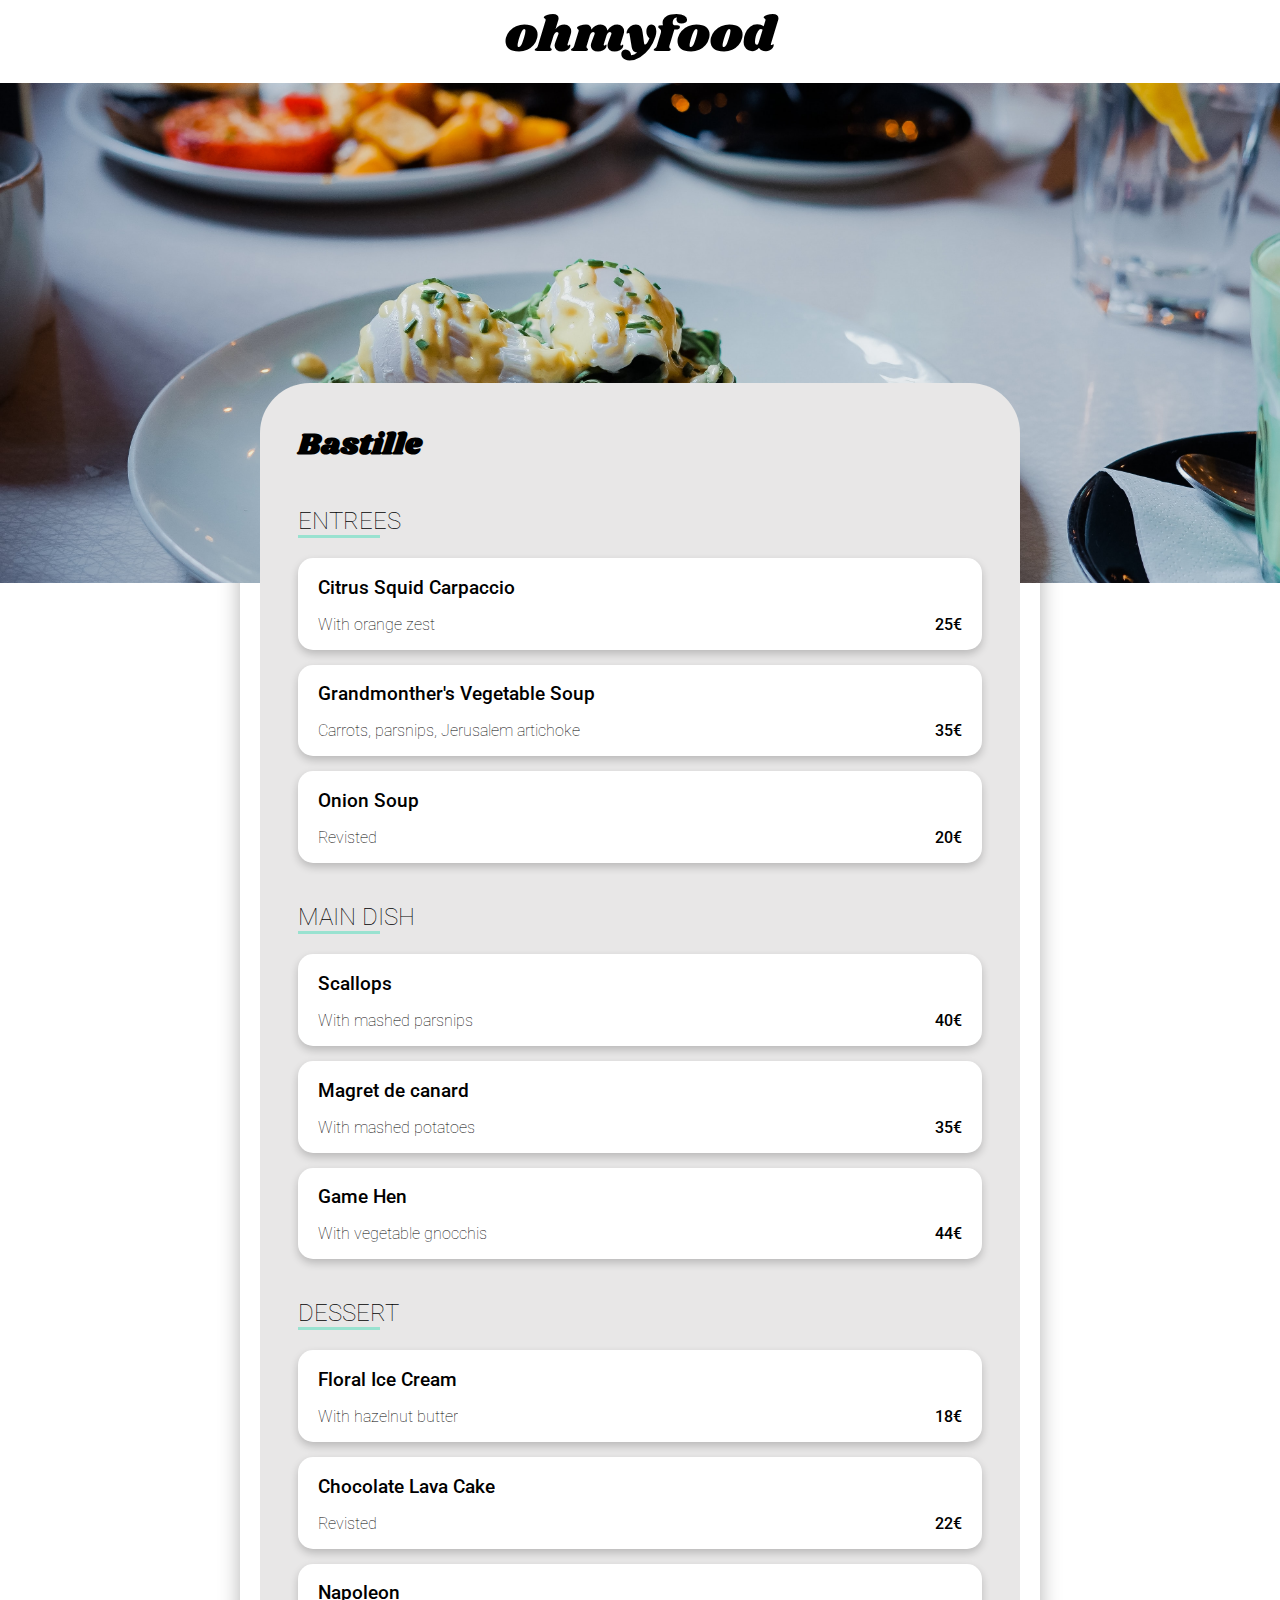
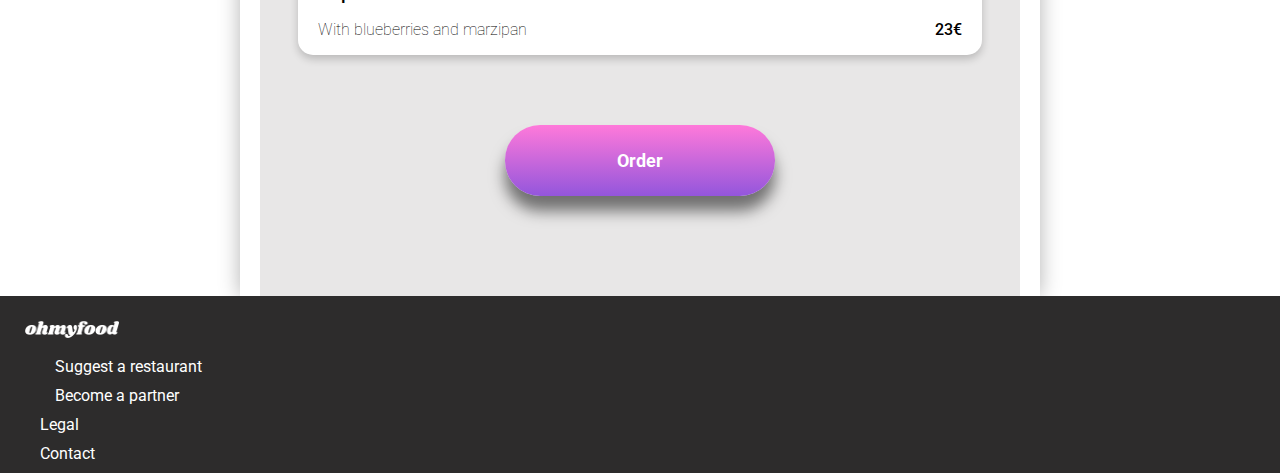
<file: bastille.html>
<!DOCTYPE html>
<html lang="en">

<head>
    <meta charset="UTF-8">
    <meta http-equiv="X-UA-Compatible" content="IE=edge">
    <meta name="viewport" content="width=device-width, initial-scale=1.0">
    <link rel="stylesheet" href="./css/menu.css">
    <link rel="stylesheet" href="./css/global.css">
    <link rel="preconnect" href="https://fonts.googleapis.com">
    <link rel="preconnect" href="https://fonts.gstatic.com" crossorigin>
    <link href="https://fonts.googleapis.com/css2?family=Raleway:wght@300;400;600&family=Roboto&display=swap"
        rel="stylesheet">
    <link rel="preconnect" href="https://fonts.googleapis.com">
    <link rel="preconnect" href="https://fonts.gstatic.com" crossorigin>
    <link href="https://fonts.googleapis.com/css2?family=Roboto:wght@100;400;500;700&family=Shrikhand&display=swap"
        rel="stylesheet">
    <link rel="preconnect" href="https://fonts.googleapis.com">
    <link rel="preconnect" href="https://fonts.gstatic.com" crossorigin>
    <link
        href="https://fonts.googleapis.com/css2?family=Raleway:wght@300;400;600&family=Roboto&family=Shrikhand&display=swap"
        rel="stylesheet">
    <link rel="stylesheet" href="https://cdnjs.cloudflare.com/ajax/libs/font-awesome/6.3.0/css/all.min.css"
        integrity="sha512-SzlrxWUlpfuzQ+pcUCosxcglQRNAq/DZjVsC0lE40xsADsfeQoEypE+enwcOiGjk/bSuGGKHEyjSoQ1zVisanQ=="
        crossorigin="anonymous" referrerpolicy="no-referrer">
    <title>Menu Page</title>
</head>

<body>
    <nav class="nav">
        <div class="header-container">
            <a href="./index.html"><i class="fa-solid fa-arrow-left back-arrow"></i></a>
            <a class="nav-logo">ohmyfood</a>
        </div>
    </nav>


    <section class="image-section">
        <img src="./images/restaurants/bastille.jpg" alt="">
    </section>

    <div class="contain shadow">
          <section class="menu-section">

        <div class="menu-header">
            <h1>Bastille</h1>
            <i class="fa-regular fa-heart heart-icon"></i>

        </div>

        <div class="category-container">
            <h2>ENTREES</h2>

            <div class="card fade-1">
                <div class="card-left">
                  <h3 class="menu-item-heading">Citrus Squid Carpaccio</h3>
                  <p class="menu-item-extra">With orange zest</p>
                </div>
                <p class="price-text">25€</p>
        
              <div class="box">
                <i class="fa-solid fa-circle-check tick"></i>
              </div>
            </div>

            <div class="card fade-2">
                <div class="card-left">
                  <h3 class="menu-item-heading">Grandmonther's Vegetable Soup</h3>
                  <p class="menu-item-extra">Carrots, parsnips, Jerusalem artichoke</p>
                </div>
                <p class="price-text">35€</p>
        
              <div class="box">
                <i class="fa-solid fa-circle-check tick"></i>
              </div>
            </div>

            <div class="card fade-3">
                <div class="card-left">
                  <h3 class="menu-item-heading">Onion Soup</h3>
                  <p class="menu-item-extra">Revisted</p>
                </div>
                <p class="price-text">20€</p>
        
              <div class="box">
                <i class="fa-solid fa-circle-check tick"></i>
              </div>
            </div>
      </div>


            <div class="category-container">
                <h2>MAIN DISH</h2>

                <div class="card fade-1">
                    <div class="card-left">
                      <h3 class="menu-item-heading">Scallops</h3>
                      <p class="menu-item-extra">With mashed parsnips</p>
                    </div>
                    <p class="price-text">40€</p>
            
                  <div class="box">
                    <i class="fa-solid fa-circle-check tick"></i>
                  </div>
                </div>
  
                <div class="card fade-2">
                    <div class="card-left">
                      <h3 class="menu-item-heading">Magret de canard</h3>
                      <p class="menu-item-extra">With mashed potatoes</p>
                    </div>
                    <p class="price-text">35€</p>
            
                  <div class="box">
                    <i class="fa-solid fa-circle-check tick"></i>
                  </div>
                </div>
  
                <div class="card fade-3">
                    <div class="card-left">
                      <h3 class="menu-item-heading">Game Hen</h3>
                      <p class="menu-item-extra">With vegetable gnocchis</p>
                    </div>
                    <p class="price-text">44€</p>
            
                  <div class="box">
                    <i class="fa-solid fa-circle-check tick"></i>
                  </div>
                </div>
          </div>
  
                <div class="category-container">
                    <h2>DESSERT</h2>

                    <div class="card fade-1">
                        <div class="card-left">
                          <h3 class="menu-item-heading">Floral Ice Cream</h3>
                          <p class="menu-item-extra">With hazelnut butter</p>
                        </div>
                        <p class="price-text">18€</p>
                
                      <div class="box">
                        <i class="fa-solid fa-circle-check tick"></i>
                      </div>
                    </div>
      
                    <div class="card fade-2">
                        <div class="card-left">
                          <h3 class="menu-item-heading">Chocolate Lava Cake</h3>
                          <p class="menu-item-extra">Revisted</p>
                        </div>
                        <p class="price-text">22€</p>
                
                      <div class="box">
                        <i class="fa-solid fa-circle-check tick"></i>
                      </div>
                    </div>
      
                    <div class="card fade-3">
                        <div class="card-left">
                          <h3 class="menu-item-heading">Napoleon</h3>
                          <p class="menu-item-extra">With blueberries and marzipan</p>
                        </div>
                        <p class="price-text">23€</p>
                
                      <div class="box">
                        <i class="fa-solid fa-circle-check tick"></i>
                      </div>
                    </div>
              </div>
      

                    <span class="order-button-container">
                        <button class="purp-btn order-button"><strong>Order</strong></button>
                    </span>

    </section>
    </div>

    <footer>
        <a href="#"><img src="./images/logo/ohmyfood.png" alt="" class="footer-logo"></a>
        <div class="list">
            <ul class="unstyled-list">
                <li><a href=""><i class="fa-solid fa-utensils footer-icon"></i>Suggest a restaurant</a></li>
                <li><a href=""><i class="fa-regular fa-handshake footer-icon"></i>Become a partner</a></li>
                <li><a href="">Legal</a></li>
                <li><a href="mailto:ohmyfood@myfood.com">Contact</a></li>
            </ul>
        </div>
    </footer>

</body>

</html>
</file>
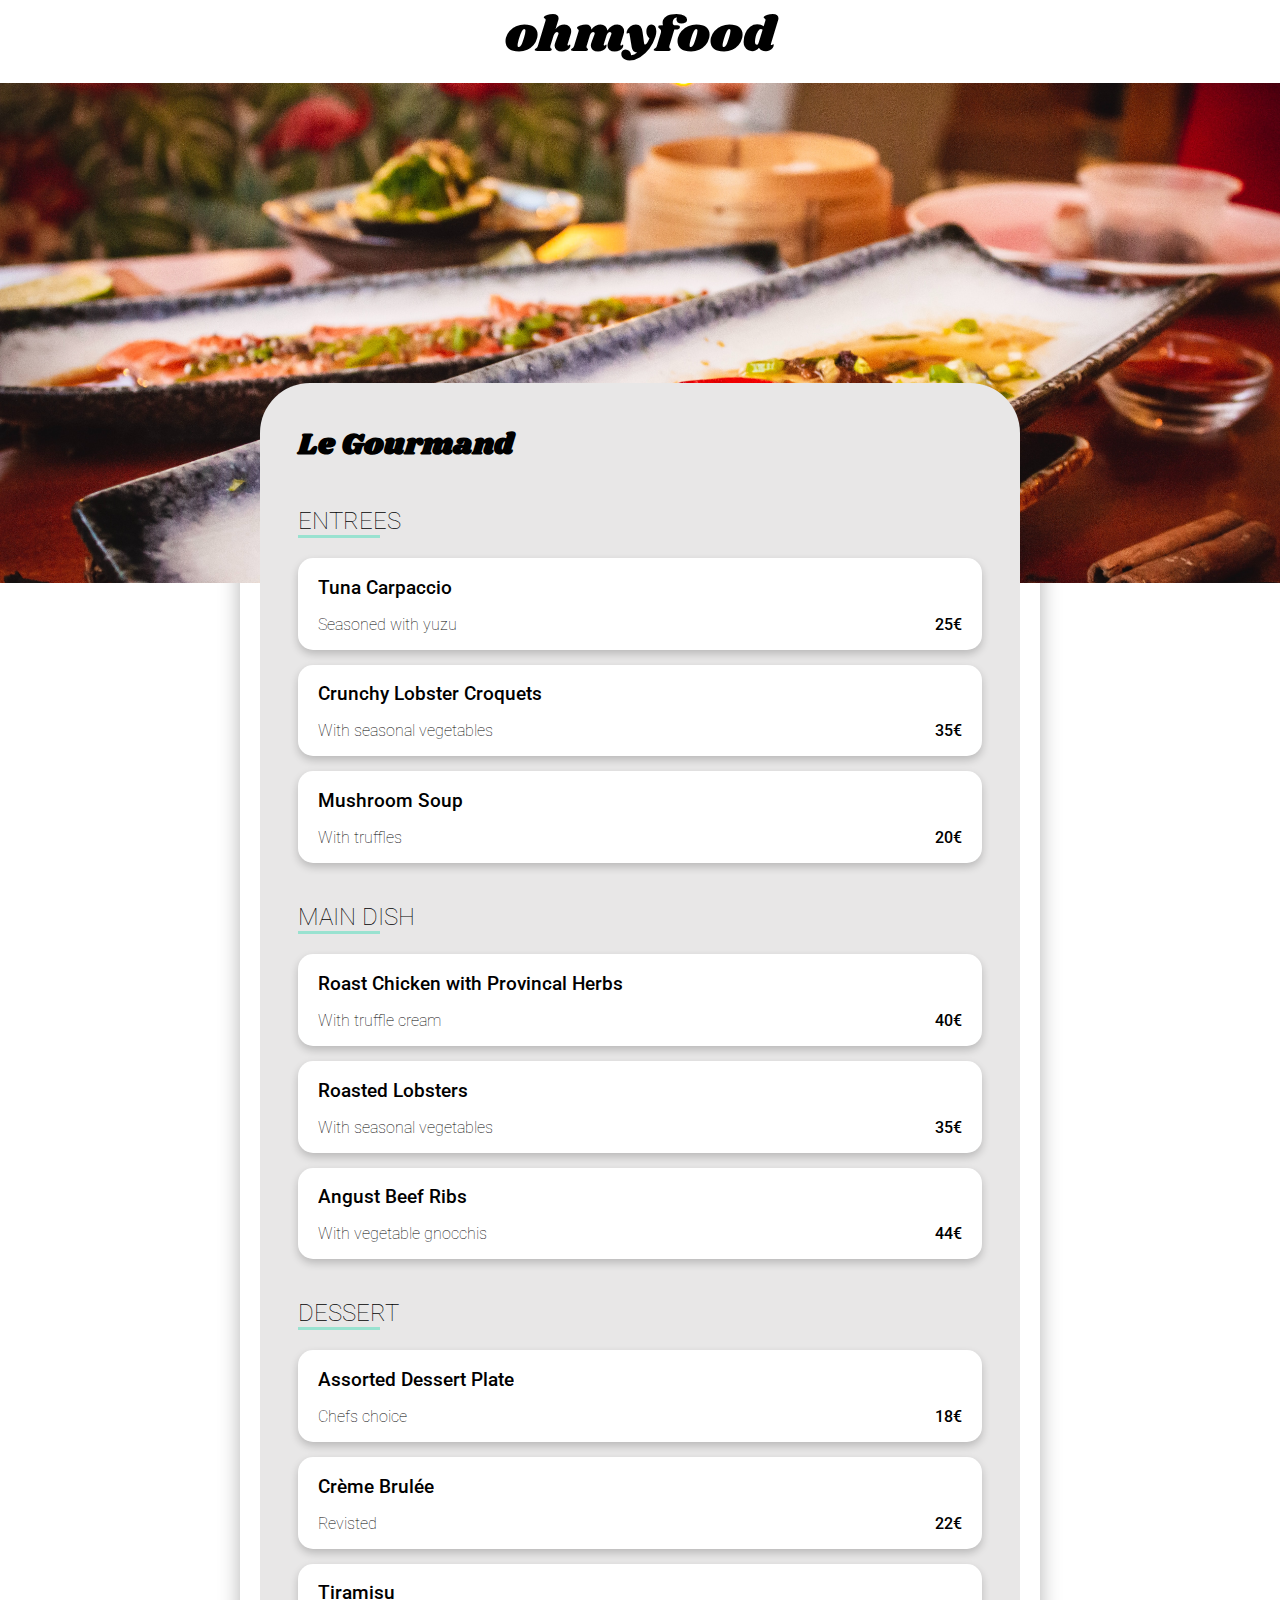
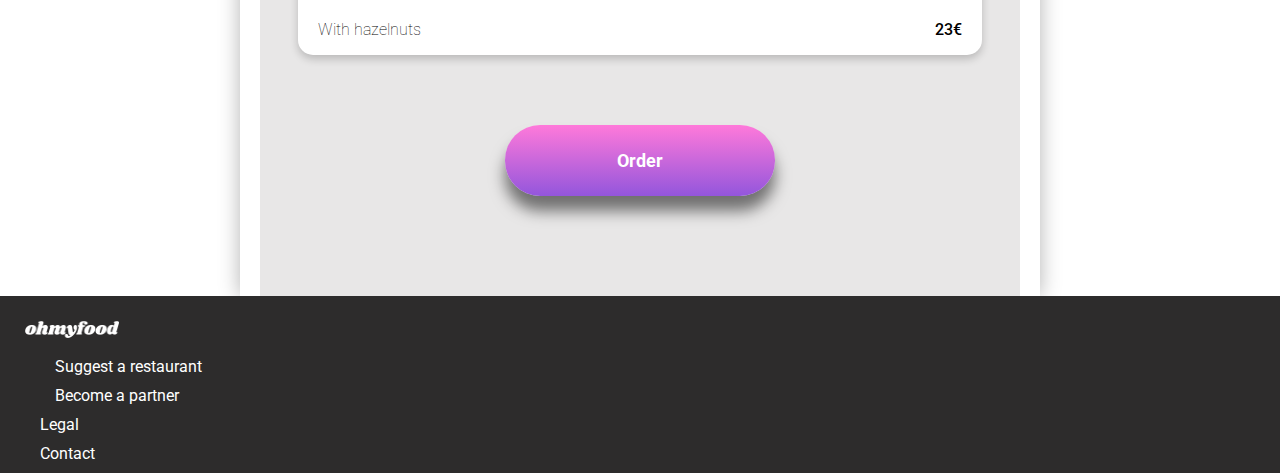
<file: le-gourmand.html>
<!DOCTYPE html>
<html lang="en">

<head>
    <meta charset="UTF-8">
    <meta http-equiv="X-UA-Compatible" content="IE=edge">
    <meta name="viewport" content="width=device-width, initial-scale=1.0">
    <link rel="stylesheet" href="./css/menu.css">
    <link rel="stylesheet" href="./css/global.css">
    <link rel="preconnect" href="https://fonts.googleapis.com">
    <link rel="preconnect" href="https://fonts.gstatic.com" crossorigin>
    <link href="https://fonts.googleapis.com/css2?family=Raleway:wght@300;400;600&family=Roboto&display=swap"
        rel="stylesheet">
    <link rel="preconnect" href="https://fonts.googleapis.com">
    <link rel="preconnect" href="https://fonts.gstatic.com" crossorigin>
    <link href="https://fonts.googleapis.com/css2?family=Roboto:wght@100;400;500;700&family=Shrikhand&display=swap"
        rel="stylesheet">
    <link rel="preconnect" href="https://fonts.googleapis.com">
    <link rel="preconnect" href="https://fonts.gstatic.com" crossorigin>
    <link
        href="https://fonts.googleapis.com/css2?family=Raleway:wght@300;400;600&family=Roboto&family=Shrikhand&display=swap"
        rel="stylesheet">
    <link rel="stylesheet" href="https://cdnjs.cloudflare.com/ajax/libs/font-awesome/6.3.0/css/all.min.css"
        integrity="sha512-SzlrxWUlpfuzQ+pcUCosxcglQRNAq/DZjVsC0lE40xsADsfeQoEypE+enwcOiGjk/bSuGGKHEyjSoQ1zVisanQ=="
        crossorigin="anonymous" referrerpolicy="no-referrer">
    <title>Menu Page</title>
</head>

<body>
    <nav class="nav">
        <div class="header-container">
            <a href="./index.html"><i class="fa-solid fa-arrow-left back-arrow"></i></a>
        <a class="nav-logo">ohmyfood</a> 
        </div>
    </nav>


    <section class="image-section">
        <img src="./images/restaurants/le-gourmand.jpg" alt="">
    </section>

    <div class="contain shadow">
        <section class="menu-section">

        <div class="menu-header">
            <h1>Le Gourmand</h1>
            <i class="fa-regular fa-heart heart-icon"></i>

        </div>

        <div class="category-container">
            <h2>ENTREES</h2>

            <div class="card fade-1">
              <div class="card-left">
                <h3 class="menu-item-heading">Tuna Carpaccio</h3>
                <p class="menu-item-extra">Seasoned with yuzu</p>
              </div>
              <p class="price-text">25€</p>
      
            <div class="box">
              <i class="fa-solid fa-circle-check tick"></i>
            </div>
          </div>

          <div class="card fade-2">
              <div class="card-left">
                <h3 class="menu-item-heading">Crunchy Lobster Croquets</h3>
                <p class="menu-item-extra">With seasonal vegetables</p>
              </div>
              <p class="price-text">35€</p>
      
            <div class="box">
              <i class="fa-solid fa-circle-check tick"></i>
            </div>
          </div>

          <div class="card fade-3">
              <div class="card-left">
                <h3 class="menu-item-heading">Mushroom Soup</h3>
                <p class="menu-item-extra">With truffles</p>
              </div>
              <p class="price-text">20€</p>
      
            <div class="box">
              <i class="fa-solid fa-circle-check tick"></i>
            </div>
          </div>
    </div>


        <div class="category-container">
            <h2>MAIN DISH</h2>

            <div class="card fade-1">
              <div class="card-left">
                <h3 class="menu-item-heading">Roast Chicken with Provincal Herbs</h3>
                <p class="menu-item-extra">With truffle cream</p>
              </div>
              <p class="price-text">40€</p>
      
            <div class="box">
              <i class="fa-solid fa-circle-check tick"></i>
            </div>
          </div>

          <div class="card fade-2">
              <div class="card-left">
                <h3 class="menu-item-heading">Roasted Lobsters</h3>
                <p class="menu-item-extra">With seasonal vegetables</p>
              </div>
              <p class="price-text">35€</p>
      
            <div class="box">
              <i class="fa-solid fa-circle-check tick"></i>
            </div>
          </div>

          <div class="card fade-3">
              <div class="card-left">
                <h3 class="menu-item-heading">Angust Beef Ribs</h3>
                <p class="menu-item-extra">With vegetable gnocchis</p>
              </div>
              <p class="price-text">44€</p>
      
            <div class="box">
              <i class="fa-solid fa-circle-check tick"></i>
            </div>
          </div>
    </div>


        <div class="category-container">
            <h2>DESSERT</h2>

            <div class="card fade-1">
              <div class="card-left">
                <h3 class="menu-item-heading">Assorted Dessert Plate</h3>
                <p class="menu-item-extra">Chefs choice</p>
              </div>
              <p class="price-text">18€</p>
      
            <div class="box">
              <i class="fa-solid fa-circle-check tick"></i>
            </div>
          </div>

          <div class="card fade-2">
              <div class="card-left">
                <h3 class="menu-item-heading">Crème Brulée</h3>
                <p class="menu-item-extra">Revisted</p>
              </div>
              <p class="price-text">22€</p>
      
            <div class="box">
              <i class="fa-solid fa-circle-check tick"></i>
            </div>
          </div>

          <div class="card fade-3">
              <div class="card-left">
                <h3 class="menu-item-heading">Tiramisu</h3>
                <p class="menu-item-extra">With hazelnuts</p>
              </div>
              <p class="price-text">23€</p>
      
            <div class="box">
              <i class="fa-solid fa-circle-check tick"></i>
            </div>
          </div>
    </div>


        <span class="order-button-container">
            <button class="purp-btn order-button"><strong>Order</strong></button>
        </span>

    </section>
    </div>

    <footer>
        <a href="#"><img src="./images/logo/ohmyfood.png" alt="" class="footer-logo"></a>
        <div class="list">
            <ul class="unstyled-list">
                <li><a href=""><i class="fa-solid fa-utensils footer-icon"></i>Suggest a restaurant</a></li>
                <li><a href=""><i class="fa-regular fa-handshake footer-icon"></i>Become a partner</a></li>
                <li><a href="">Legal</a></li>
                <li><a href="mailto:ohmyfood@myfood.com">Contact</a></li>
            </ul>
        </div>
    </footer>

</body>

</html>
</file>
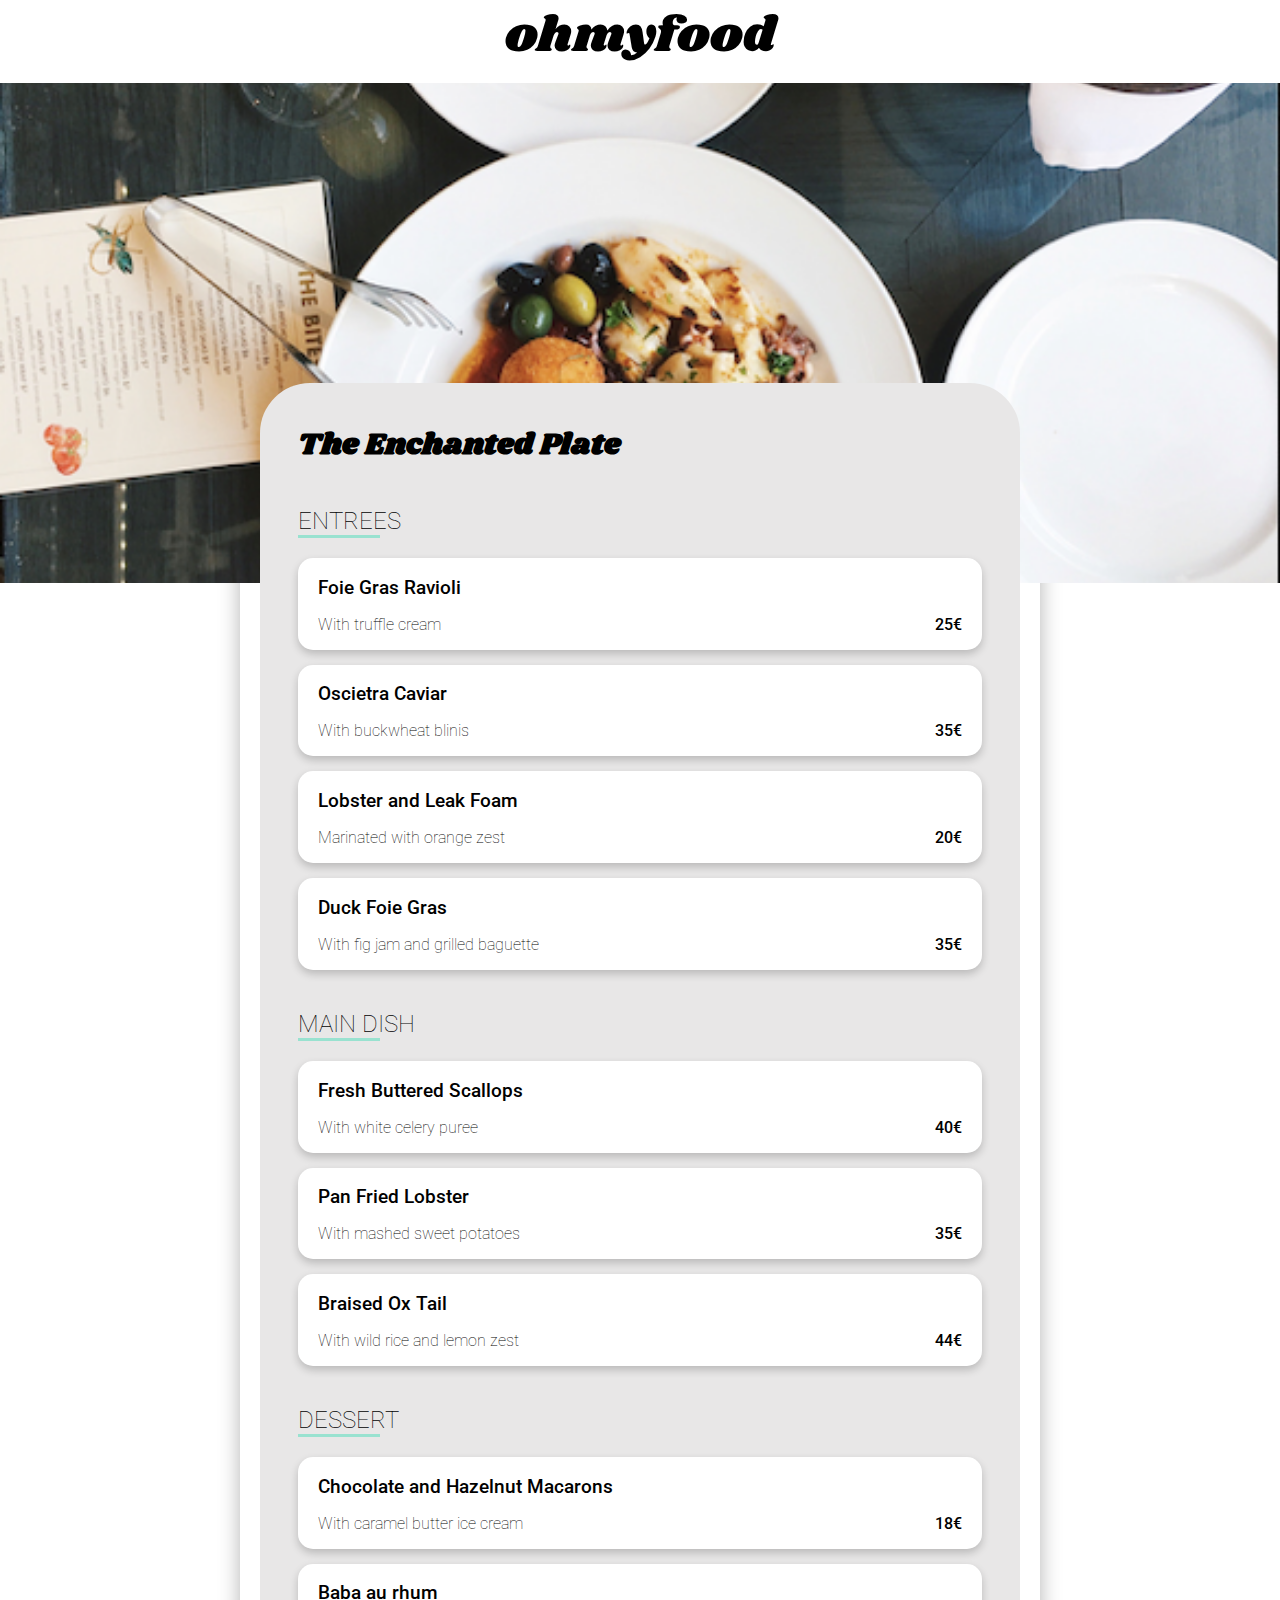
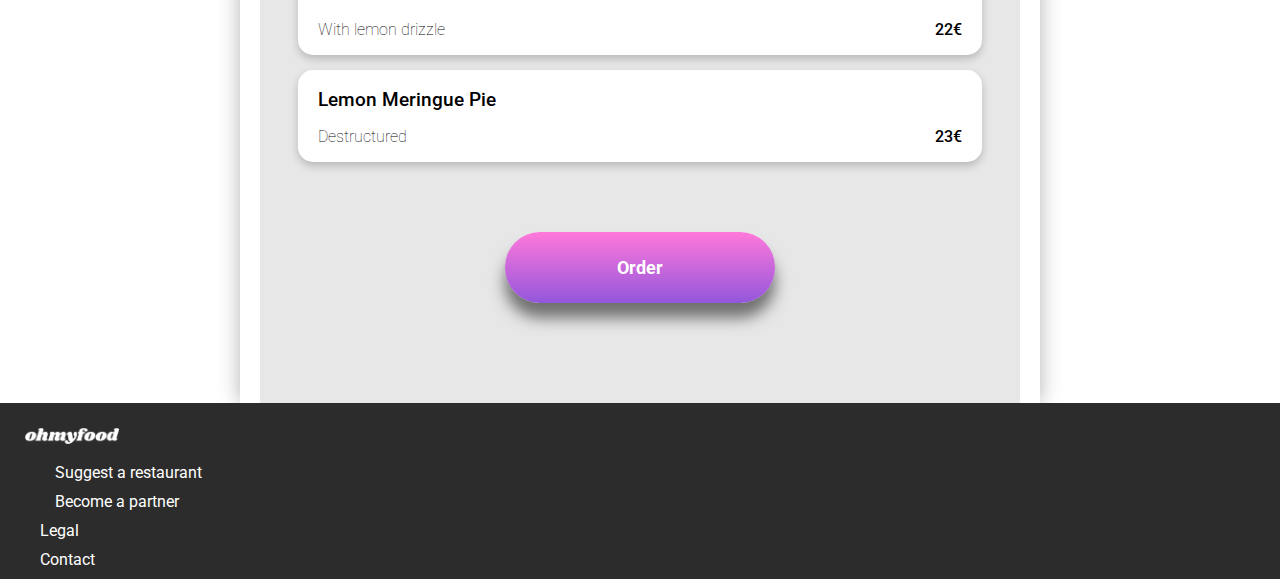
<file: the-enchanted-plate.html>
<!DOCTYPE html>
<html lang="en">

<head>
    <meta charset="UTF-8">
    <meta http-equiv="X-UA-Compatible" content="IE=edge">
    <meta name="viewport" content="width=device-width, initial-scale=1.0">
    <link rel="stylesheet" href="./css/menu.css">
    <link rel="stylesheet" href="./css/global.css">
    <link rel="preconnect" href="https://fonts.googleapis.com">
    <link rel="preconnect" href="https://fonts.gstatic.com" crossorigin>
    <link href="https://fonts.googleapis.com/css2?family=Raleway:wght@300;400;600&family=Roboto&display=swap"
        rel="stylesheet">
    <link rel="preconnect" href="https://fonts.googleapis.com">
    <link rel="preconnect" href="https://fonts.gstatic.com" crossorigin>
    <link href="https://fonts.googleapis.com/css2?family=Roboto:wght@100;400;500;700&family=Shrikhand&display=swap"
        rel="stylesheet">
    <link rel="preconnect" href="https://fonts.googleapis.com">
    <link rel="preconnect" href="https://fonts.gstatic.com" crossorigin>
    <link
        href="https://fonts.googleapis.com/css2?family=Raleway:wght@300;400;600&family=Roboto&family=Shrikhand&display=swap"
        rel="stylesheet">
    <link rel="stylesheet" href="https://cdnjs.cloudflare.com/ajax/libs/font-awesome/6.3.0/css/all.min.css"
        integrity="sha512-SzlrxWUlpfuzQ+pcUCosxcglQRNAq/DZjVsC0lE40xsADsfeQoEypE+enwcOiGjk/bSuGGKHEyjSoQ1zVisanQ=="
        crossorigin="anonymous" referrerpolicy="no-referrer">
    <title>Menu Page</title>
</head>

<body>
    <nav class="nav">
        <div class="header-container">
            <a href="./index.html"><i class="fa-solid fa-arrow-left back-arrow"></i></a>
        <a class="nav-logo">ohmyfood</a> 
        </div>
    </nav>

  
    <section class="image-section">
        <img src="./images/restaurants/the-enchanted-plate.jpg" alt="">
    </section>

    <div class="contain shadow">
        <section class="menu-section">

        <div class="menu-header">
            <h1>The Enchanted Plate</h1>
            <i class="fa-regular fa-heart heart-icon"></i>

        </div>

        <div class="category-container">
            <h2>ENTREES</h2>

            <div class="card fade-1">
              <div class="card-left">
                <h3 class="menu-item-heading">Foie Gras Ravioli</h3>
                <p class="menu-item-extra">With truffle cream</p>
              </div>
              <p class="price-text">25€</p>
      
            <div class="box">
              <i class="fa-solid fa-circle-check tick"></i>
            </div>
          </div>

          <div class="card fade-2">
              <div class="card-left">
                <h3 class="menu-item-heading">Oscietra Caviar</h3>
                <p class="menu-item-extra">With buckwheat blinis</p>
              </div>
              <p class="price-text">35€</p>
      
            <div class="box">
              <i class="fa-solid fa-circle-check tick"></i>
            </div>
          </div>

          <div class="card fade-3">
              <div class="card-left">
                <h3 class="menu-item-heading">Lobster and Leak Foam</h3>
                <p class="menu-item-extra">Marinated with orange zest</p>
              </div>
              <p class="price-text">20€</p>
      
            <div class="box">
              <i class="fa-solid fa-circle-check tick"></i>
            </div>
          </div>

          <div class="card fade-4">
            <div class="card-left">
              <h3 class="menu-item-heading">Duck Foie Gras</h3>
              <p class="menu-item-extra">With fig jam and grilled baguette</p>
            </div>
            <p class="price-text">35€</p>
    
          <div class="box">
            <i class="fa-solid fa-circle-check tick"></i>
          </div>
        </div>
      </div>

        <div class="category-container">
            <h2>MAIN DISH</h2>

            <div class="card fade-1">
              <div class="card-left">
                <h3 class="menu-item-heading">Fresh Buttered Scallops</h3>
                <p class="menu-item-extra">With white celery puree</p>
              </div>
              <p class="price-text">40€</p>
      
            <div class="box">
              <i class="fa-solid fa-circle-check tick"></i>
            </div>
          </div>

          <div class="card fade-2">
              <div class="card-left">
                <h3 class="menu-item-heading">Pan Fried Lobster</h3>
                <p class="menu-item-extra">With mashed sweet potatoes</p>
              </div>
              <p class="price-text">35€</p>
      
            <div class="box">
              <i class="fa-solid fa-circle-check tick"></i>
            </div>
          </div>

          <div class="card fade-3">
              <div class="card-left">
                <h3 class="menu-item-heading">Braised Ox Tail</h3>
                <p class="menu-item-extra">With wild rice and lemon zest</p>
              </div>
              <p class="price-text">44€</p>
      
            <div class="box">
              <i class="fa-solid fa-circle-check tick"></i>
            </div>
          </div>
    </div>


            
        <div class="category-container">
            <h2>DESSERT</h2>

            <div class="card fade-1">
              <div class="card-left">
                <h3 class="menu-item-heading">Chocolate and Hazelnut Macarons</h3>
                <p class="menu-item-extra">With caramel butter ice cream</p>
              </div>
              <p class="price-text">18€</p>
      
            <div class="box">
              <i class="fa-solid fa-circle-check tick"></i>
            </div>
          </div>

          <div class="card fade-2">
              <div class="card-left">
                <h3 class="menu-item-heading">Baba au rhum</h3>
                <p class="menu-item-extra">With lemon drizzle</p>
              </div>
              <p class="price-text">22€</p>
      
            <div class="box">
              <i class="fa-solid fa-circle-check tick"></i>
            </div>
          </div>

          <div class="card fade-3">
              <div class="card-left">
                <h3 class="menu-item-heading">Lemon Meringue Pie</h3>
                <p class="menu-item-extra">Destructured</p>
              </div>
              <p class="price-text">23€</p>
      
            <div class="box">
              <i class="fa-solid fa-circle-check tick"></i>
            </div>
          </div>
    </div>

        <span class="order-button-container">
            <button class="purp-btn order-button"><strong>Order</strong></button>
        </span>

    </section>
    </div>

    <footer>
        <a href="#"><img src="./images/logo/ohmyfood.png" alt="" class="footer-logo"></a>
        <div class="list">
            <ul class="unstyled-list">
                <li><a href=""><i class="fa-solid fa-utensils footer-icon"></i>Suggest a restaurant</a></li>
                <li><a href=""><i class="fa-regular fa-handshake footer-icon"></i>Become a partner</a></li>
                <li><a href="">Legal</a></li>
                <li><a href="mailto:ohmyfood@myfood.com">Contact</a></li>
            </ul>
        </div>
    </footer>

</body>

</html>
</file>
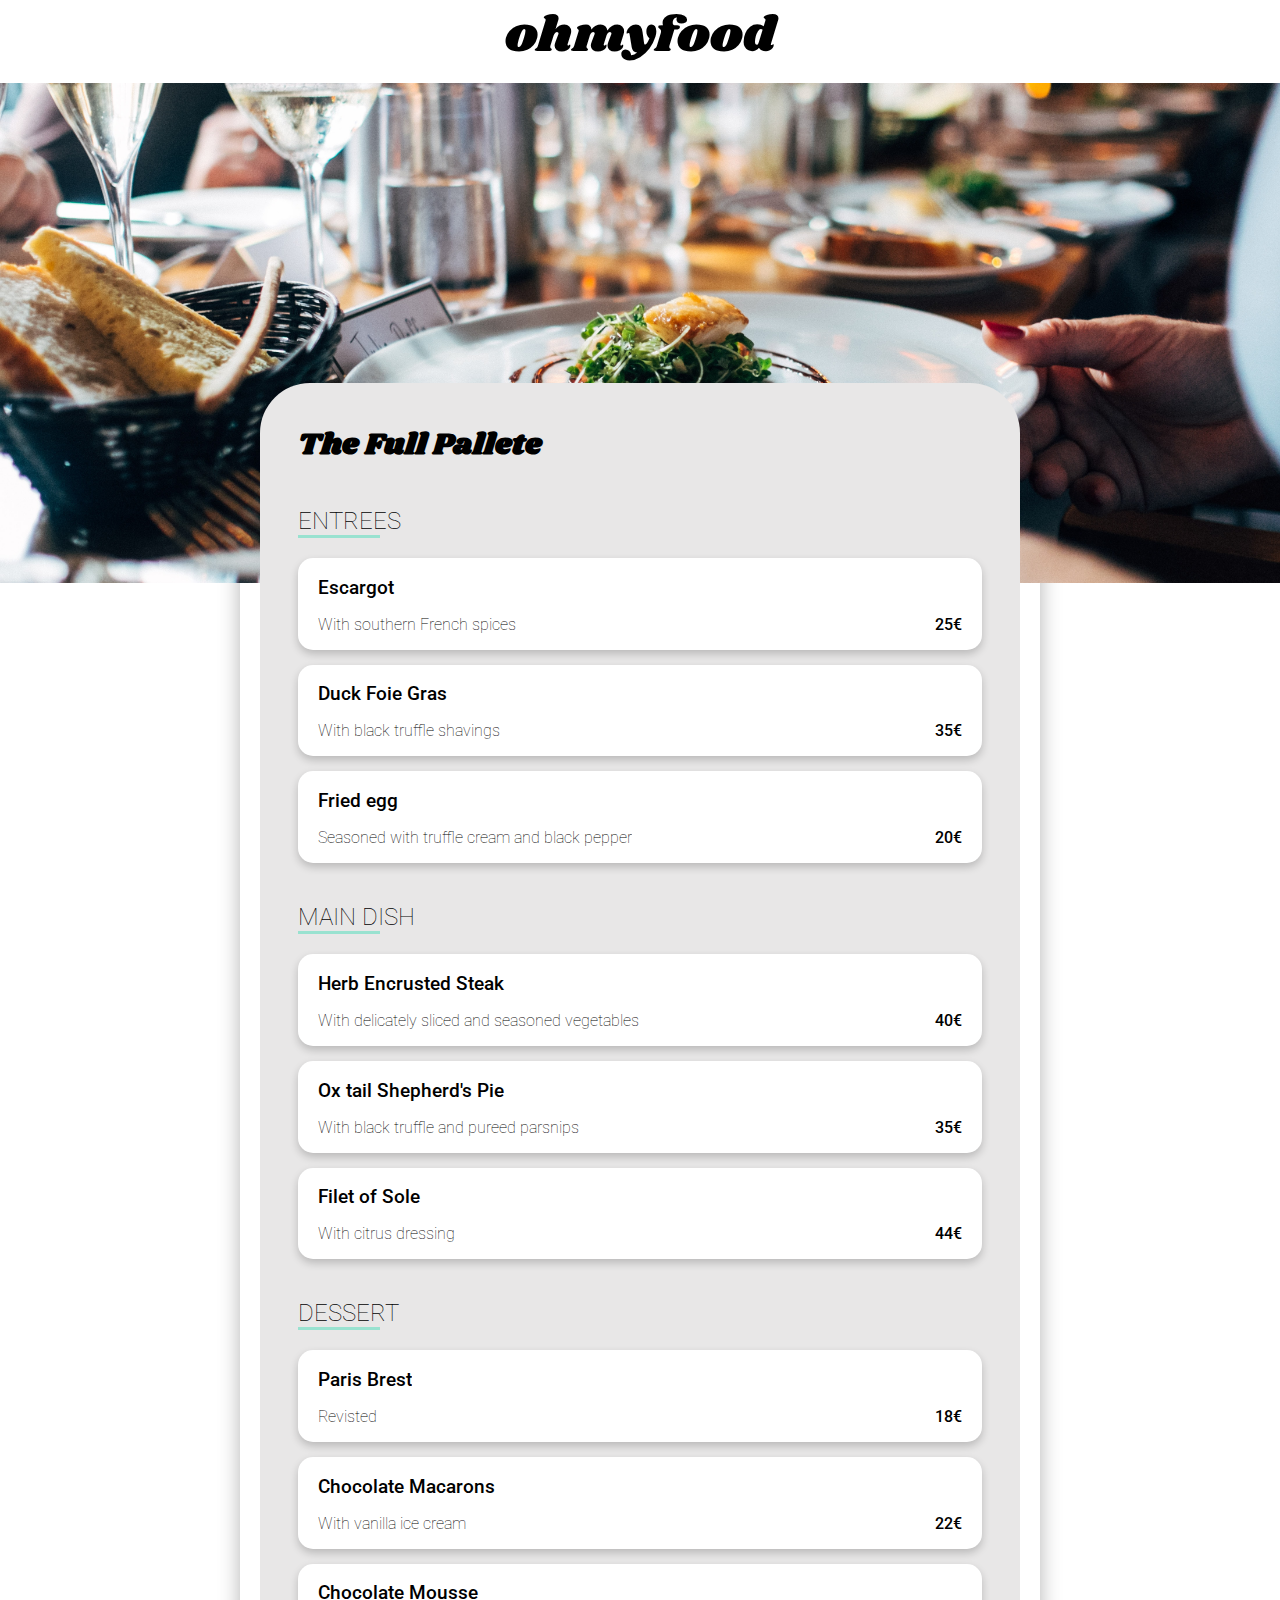
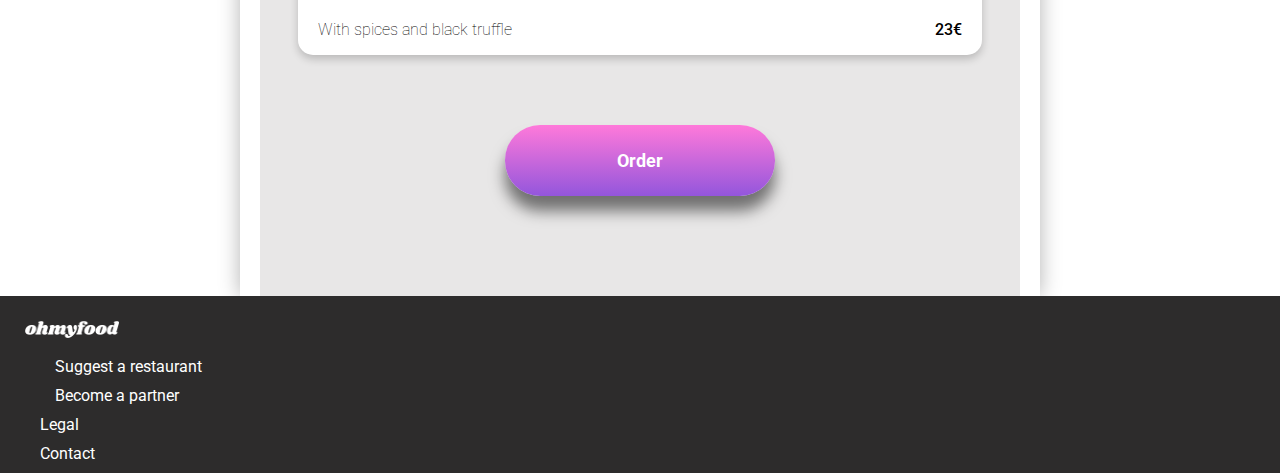
<file: the-full-pallete.html>
<!DOCTYPE html>
<html lang="en">

<head>
    <meta charset="UTF-8">
    <meta http-equiv="X-UA-Compatible" content="IE=edge">
    <meta name="viewport" content="width=device-width, initial-scale=1.0">
    <link rel="stylesheet" href="./css/menu.css">
    <link rel="stylesheet" href="./css/global.css">
    <link rel="preconnect" href="https://fonts.googleapis.com">
    <link rel="preconnect" href="https://fonts.gstatic.com" crossorigin>
    <link href="https://fonts.googleapis.com/css2?family=Raleway:wght@300;400;600&family=Roboto&display=swap"
        rel="stylesheet">
    <link rel="preconnect" href="https://fonts.googleapis.com">
    <link rel="preconnect" href="https://fonts.gstatic.com" crossorigin>
    <link href="https://fonts.googleapis.com/css2?family=Roboto:wght@100;400;500;700&family=Shrikhand&display=swap"
        rel="stylesheet">
    <link rel="preconnect" href="https://fonts.googleapis.com">
    <link rel="preconnect" href="https://fonts.gstatic.com" crossorigin>
    <link
        href="https://fonts.googleapis.com/css2?family=Raleway:wght@300;400;600&family=Roboto&family=Shrikhand&display=swap"
        rel="stylesheet">
    <link rel="stylesheet" href="https://cdnjs.cloudflare.com/ajax/libs/font-awesome/6.3.0/css/all.min.css"
        integrity="sha512-SzlrxWUlpfuzQ+pcUCosxcglQRNAq/DZjVsC0lE40xsADsfeQoEypE+enwcOiGjk/bSuGGKHEyjSoQ1zVisanQ=="
        crossorigin="anonymous" referrerpolicy="no-referrer">
    <title>Menu Page</title>
</head>

<body>
    <nav class="nav">
        <div class="header-container">
            <a href="./index.html"><i class="fa-solid fa-arrow-left back-arrow"></i></a>
        <a class="nav-logo">ohmyfood</a> 
        <div class="space"></div>
        </div>
    </nav>


    <section class="image-section">
        <img src="images/restaurants/the-full-pallete.jpg" alt="">
    </section>

    <div class="contain shadow">
       <section class="menu-section">

        <div class="menu-header">
            <h1>The Full Pallete</h1>
            <i class="fa-regular fa-heart heart-icon"></i>

        </div>

        <div class="category-container">
            <h2>ENTREES</h2>

            <div class="card fade-1">
                  <div class="card-left">
                    <h3 class="menu-item-heading">Escargot</h3>
                    <p class="menu-item-extra">With southern French spices</p>
                  </div>
                  <p class="price-text">25€</p>
          
                <div class="box">
                  <i class="fa-solid fa-circle-check tick"></i>
                </div>
              </div>

              <div class="card fade-2">
                  <div class="card-left">
                    <h3 class="menu-item-heading">Duck Foie Gras</h3>
                    <p class="menu-item-extra">With black truffle shavings</p>
                  </div>
                  <p class="price-text">35€</p>
          
                <div class="box">
                  <i class="fa-solid fa-circle-check tick"></i>
                </div>
              </div>

              <div class="card fade-3">
                  <div class="card-left">
                    <h3 class="menu-item-heading">Fried egg</h3>
                    <p class="menu-item-extra">Seasoned with truffle cream and black pepper</p>
                  </div>
                  <p class="price-text">20€</p>
          
                <div class="box">
                  <i class="fa-solid fa-circle-check tick"></i>
                </div>
              </div>
        </div>

        <div class="category-container">
            <h2>MAIN DISH</h2>

            <div class="card fade-1">
              <div class="card-left">
                <h3 class="menu-item-heading">Herb Encrusted Steak</h3>
                <p class="menu-item-extra">With delicately sliced and seasoned vegetables</p>
              </div>
              <p class="price-text">40€</p>
      
            <div class="box">
              <i class="fa-solid fa-circle-check tick"></i>
            </div>
          </div>

          <div class="card fade-2">
              <div class="card-left">
                <h3 class="menu-item-heading">Ox tail Shepherd's Pie</h3>
                <p class="menu-item-extra">With black truffle and pureed parsnips</p>
              </div>
              <p class="price-text">35€</p>
      
            <div class="box">
              <i class="fa-solid fa-circle-check tick"></i>
            </div>
          </div>

          <div class="card fade-3">
              <div class="card-left">
                <h3 class="menu-item-heading">Filet of Sole</h3>
                <p class="menu-item-extra">With citrus dressing</p>
              </div>
              <p class="price-text">44€</p>
      
            <div class="box">
              <i class="fa-solid fa-circle-check tick"></i>
            </div>
          </div>
    </div>


        <div class="category-container">
            <h2>DESSERT</h2>

            <div class="card fade-1">
              <div class="card-left">
                <h3 class="menu-item-heading">Paris Brest</h3>
                <p class="menu-item-extra">Revisted</p>
              </div>
              <p class="price-text">18€</p>
      
            <div class="box">
              <i class="fa-solid fa-circle-check tick"></i>
            </div>
          </div>

          <div class="card fade-2">
              <div class="card-left">
                <h3 class="menu-item-heading">Chocolate Macarons</h3>
                <p class="menu-item-extra">With vanilla ice cream</p>
              </div>
              <p class="price-text">22€</p>
      
            <div class="box">
              <i class="fa-solid fa-circle-check tick"></i>
            </div>
          </div>

          <div class="card fade-3">
              <div class="card-left">
                <h3 class="menu-item-heading">Chocolate Mousse</h3>
                <p class="menu-item-extra">With spices and black truffle</p>
              </div>
              <p class="price-text">23€</p>
      
            <div class="box">
              <i class="fa-solid fa-circle-check tick"></i>
            </div>
          </div>
    </div>

        <span class="order-button-container">
            <button class="purp-btn order-button"><strong>Order</strong></button>
        </span>

    </section>
    </div>

    <footer>
        <a href="#"><img src="./images/logo/ohmyfood.png" alt="" class="footer-logo"></a>
        <div class="list">
            <ul class="unstyled-list">
                <li><a href=""><i class="fa-solid fa-utensils footer-icon"></i>Suggest a restaurant</a></li>
                <li><a href=""><i class="fa-regular fa-handshake footer-icon"></i>Become a partner</a></li>
                <li><a href="">Legal</a></li>
                <li><a href="mailto:ohmyfood@myfood.com">Contact</a></li>
            </ul>
        </div>
    </footer>

</body>

</html>
</file>
<file: css/menu.css>
* {
  box-sizing: border-box;
}

body {
  margin: 0;
  padding: 0;
  height: 100%;
}

h3,
p {
  font-family: "Roboto", sans-serif;
}

.nav-logo {
  color: black;
  font-family: "Shrikhand", cursive;
  font-size: 50px;
}

.header-container {
  padding-bottom: 10px;
  position: relative;
  margin: auto;
}

.nav {
  position: relative;
  text-align: center;
  align-items: center;
}

.back-arrow {
  font-size: 30px;
  color: black;
  left: 0;
  position: absolute;
  padding-top: 22px;
  padding-left: 15px;
}

.image-section {
  height: 300px;
  width: 100%;
  background: brown;
}

.image-section img {
  width: 100%;
  height: 500px;
  object-fit: cover;
}

.menu-header h1 {
  font-family: "Shrikhand", cursive;
  font-size: 30px;
}

.card h3,
p {
  font-weight: 500;
}

.category-container h2,
.card-text p {
  font-family: "Roboto", sans-serif;
  font-weight: 100;
}

.card-left .menu-item-extra {
  font-family: "Roboto", sans-serif;
  font-weight: 100;
}


.card-left {
  overflow: hidden;
  white-space: nowrap;
}

.price-text {
  align-items: center;
  text-align: center;
  padding-top: 40px;
  padding-left: 10px;
  margin-right: 20px;
  margin-left: auto;
  align-self: flex-end;
}

.menu-item-heading,
.menu-item-extra {
  text-overflow: ellipsis;
  overflow: hidden;
  white-space: nowrap;
}

.menu-item-extra {
  font-family: "Roboto , sans-serif";
  font-weight: 500;
}

.menu-section {
  width: 100%;
  background: rgb(232, 231, 231);
  border-top-left-radius: 50px;
  border-top-right-radius: 50px;
  padding-left: 5%;
  padding-right: 5%;
  position: relative;
}

.category-container {
  margin-bottom: 40px;
}

.category-container h2 {
  padding-bottom: 3px;
  position: relative;
}

.category-container h2::before {
  content: "";
  position: absolute;
  left: 0;
  bottom: 0;
  width: 12%;
  height: 3px;
  background: #99e2d0;
}

.category-container:last-child {
  margin: 0;
}

.menu-header {
  padding-top: 20px;
  display: flex;
  align-items: center;
  justify-content: space-between;
}

.heart-icon {
  font-size: 25px;
}

.order-button:hover {
  box-shadow: 0 8px 16px 0 rgba(0, 0, 0, 0.2);
  cursor: pointer;
}

.card {
  background: white;
  width: 100%;
  padding-left: 20px;
  border-radius: 15px;
  margin-bottom: 15px;
  display: flex;
  justify-content: space-between;
  overflow: hidden;
  cursor: pointer;
  box-shadow: 0 4px 8px 0 rgba(0, 0, 0, 0.2);
}
.card:hover .box {
  width: 90px;
  display: flex;
}
.card:hover .tick {
  -webkit-animation: 1s rotate;
  animation: 1s rotate;
}
.card .card-text {
  display: flex;
  align-items: end;
  justify-content: space-between;
  width: 100%;
  padding-top: 10px;
  padding-bottom: 10px;
 
}
.card h3 {
  margin-bottom: 10px;
}
.card .box {
  background: rgb(141, 217, 213);
  width: 0%;
  border-top-right-radius: 15px;
  border-bottom-right-radius: 15px;
  position: relative;
  transition: 0.3s ease-in-out;
  overflow: hidden;
  align-items: center;
  justify-content: center;
  display: flex;
  
}
.card .box .tick {
  font-size: 25px;
  color: white;
}

@-webkit-keyframes rotate {
  0% {
    transform: rotate(0deg);
  }
  100% {
    transform: rotate(360deg);
  }
}

@keyframes rotate {
  0% {
    transform: rotate(0deg);
  }
  100% {
    transform: rotate(360deg);
  }
}

.order-button-container {
  display: flex;
  justify-content: center;
}

.order-button {
  margin-bottom: 100px !important;
  margin-top: 30px;
  width: 270px;
  box-shadow: 0 4px 8px 0 rgba(0, 0, 0, 0.2);
}

.fade-1 {
  animation: fadeIn 1s;
  -webkit-animation: fadeIn 1s;
  -moz-animation: fadeIn 1s;
}

@keyframes fadeIn {
  0% {
    opacity: 0;
    transform: translateY(50px);

  }
  100% {
    opacity: 1;
    transform: translateY(0);

  }
}

.fade-2 {
  animation: fadeIn 1.5s;
  -webkit-animation: fadeIn 2s;
  -moz-animation: fadeIn 2s;

}

@keyframes fadeIn {
  0% {
    opacity: 0;
    transform: translateY(50px);

  }
  100% {
    opacity: 1;
    transform: translateY(0);

  }
}

.fade-3 {
  animation: fadeIn 2s;
  -webkit-animation: fadeIn 3s;
  -moz-animation: fadeIn 3s;

}

@keyframes fadeIn {
  0% {
    opacity: 0;
    transform: translateY(50px);

  }
  100% {
    opacity: 1;
    transform: translateY(0);

  }
}

.fade-4 {
  animation: fadeIn 2.5s;
  -webkit-animation: fadeIn 4s;
  -moz-animation: fadeIn 4s;

}

@keyframes fadeIn {
  0% {
    opacity: 0;
    transform: translateY(50px);

  }
  100% {
    opacity: 1;
    transform: translateY(0);

  }
}





@media (min-width: 768px) and (max-width: 1560px) {
  .page-width {
    padding-left: 20px;
    padding-right: 20px;
    max-width: 1240px;
    margin: auto;
  }

  .contain {
    max-width: 800px;
    margin: auto;
    padding: 0 20px;
  }

  .shadow {
    box-shadow: 0 0 20px 0 rgba(0, 0, 0, 0.3);
  }
}
</file>
<file: css/global.css>
a {
    text-decoration: none;
    color: #fff;
}


footer {
    background-color: rgb(45, 44, 44);
    flex-grow: 1;
}

footer img {
    height: auto;
    width: 130px;
    padding: 15px 18px;
    margin-top: 10px;
    margin-left: 7px;
    filter: brightness(0) invert(1);
}

.unstyled-list, .list {
    list-style: none;
    text-decoration: none;
}

.unstyled-list {
    margin: 0;
}

li {
    padding-bottom: 10px;
    font-family: "Roboto", sans-serif;
}

.purp-btn {
    padding: 25px 27px;
    border-radius: 35px;
    border: none;
    background: linear-gradient( #FF79DA, #9356DC);
    font-family: "Roboto" , sans-serif;
    color: #fff;
    font-size: 18px;
    margin-bottom: 20px;
    box-shadow: 0px 15px 15px 0px rgba(0, 0, 0, 0.519);
}

.purp-btn:hover {
    background-image: linear-gradient(55deg, #be89ff, #f39bda);
}


.footer-icon {
    padding-right: 15px;
    font-size: 15px;
}
</file>
